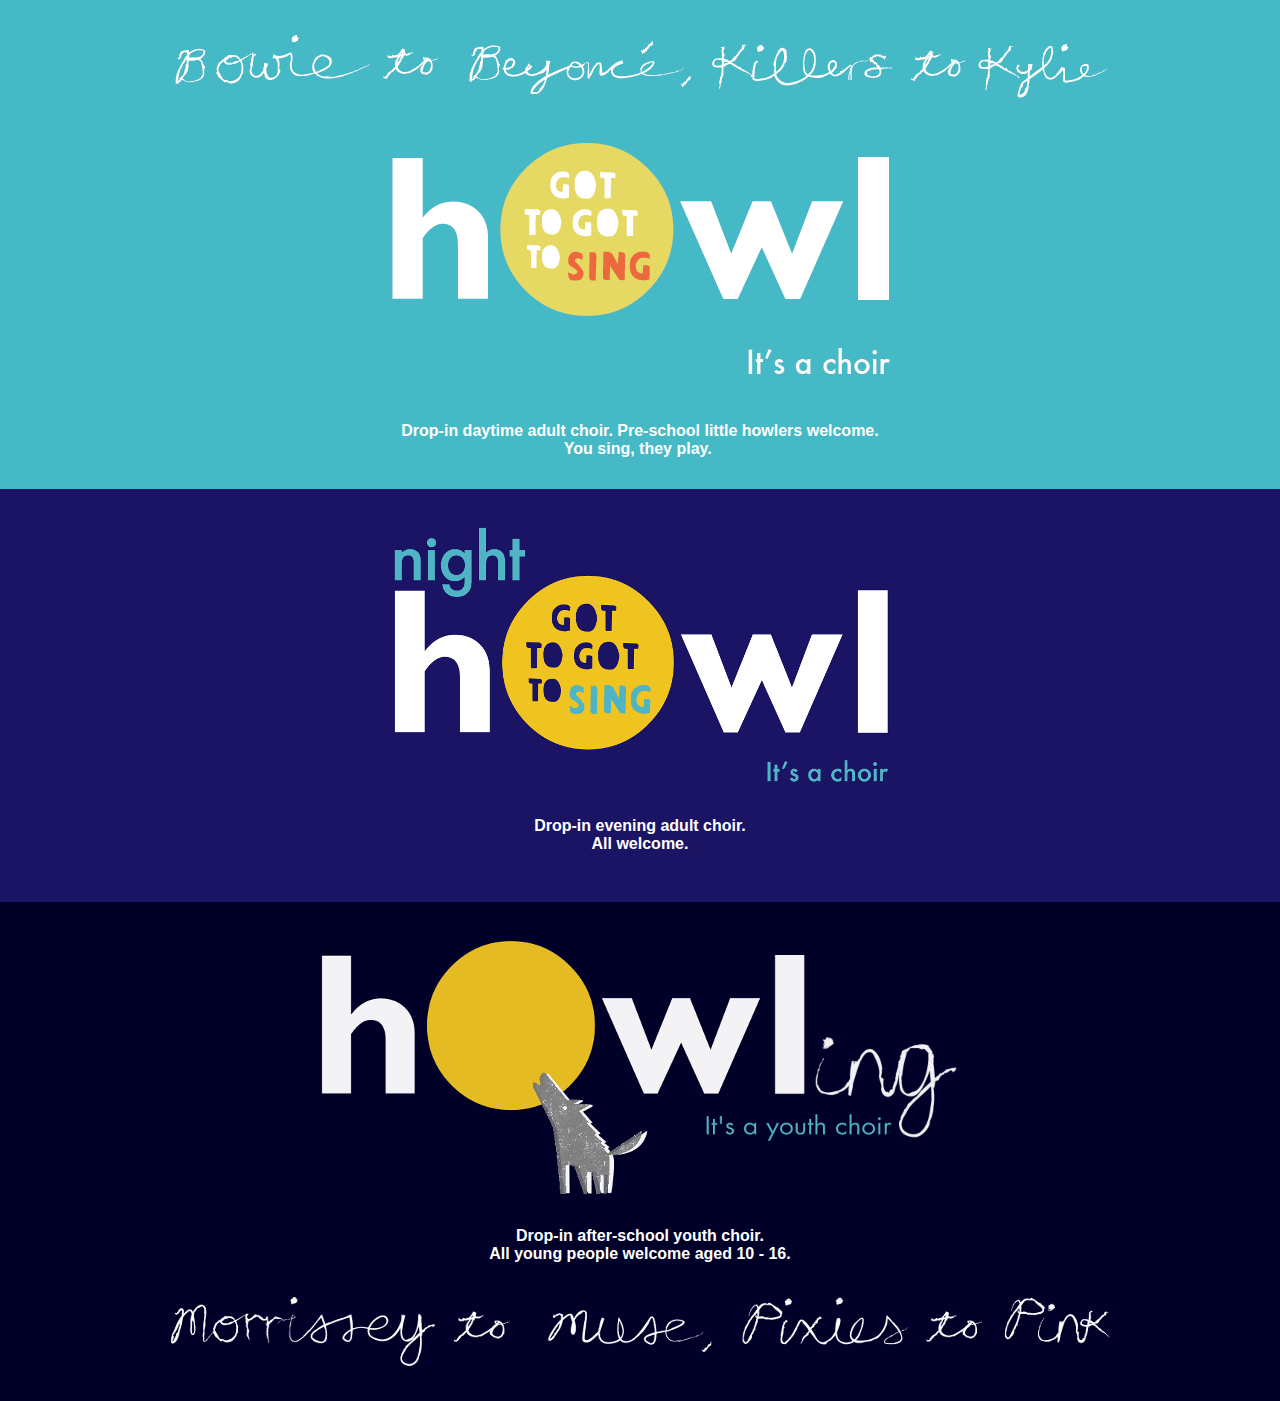
<file: index.html>
<!DOCTYPE html>
<html><head>



  
  <meta charset="utf-8">

  
  <meta name="viewport" content="width=device-width, initial-scale=1"><title>howl - it's a choir</title>
  

  
  
  <link type="text/css" rel="stylesheet" media="all" href="styles.css">

  
  <script type="text/javascript">
var _gaq = _gaq || [];
_gaq.push(['_setAccount', 'UA-27618000-1']);
_gaq.push(['_trackPageview']);
(function() {
var ga = document.createElement('script'); ga.type = 'text/javascript'; ga.async = true;
ga.src = ('https:' == document.location.protocol ? 'https://ssl' : 'http://www') + '.google-analytics.com/ga.js';
var s = document.getElementsByTagName('script')[0]; s.parentNode.insertBefore(ga, s);
})();
  </script></head><body>
<a> </a><a> </a><a> </a>
<div id="container"><a href="howl.html">
<div id="top_div">
<p><img src="images/killers.png" alt="Bowie to Beyonc&amp;ecaute;, Killers to Kylie"></p>
<h1><img src="images/howl_logo.png" alt="Howl - It's a choir."></h1>
<p>Drop-in daytime adult choir. Pre-school little&nbsp;howlers welcome. <br>
You sing, they play.&nbsp;</p>

</div>
</a>
<a href="night_howl.html">
  <div id="middle_div">
  
  <h1><img src="images/night_howl_logo.png" alt="Night Howl - It's a choir."></h1>
  <p>Drop-in evening adult choir.<br>
  All welcome.<br><br>
  </p>
  
  <p>
  </p>
  
  </div>
  </a>
<a href="howling.html">
<div id="bottom_div">

<h1><img src="images/howling_logo.png" alt="Howling - It's a youth choir."></h1>
<p>Drop-in after-school youth choir.<br>
All young people welcome aged 10 - 16.<br><br>
</p>

<p>
</p>

<p><img src="images/morrissey_howling.png" alt="Morrissey to Muse, Pixies to Pink"></p>
</div>
</a>
</div>

</body></html>
</file>
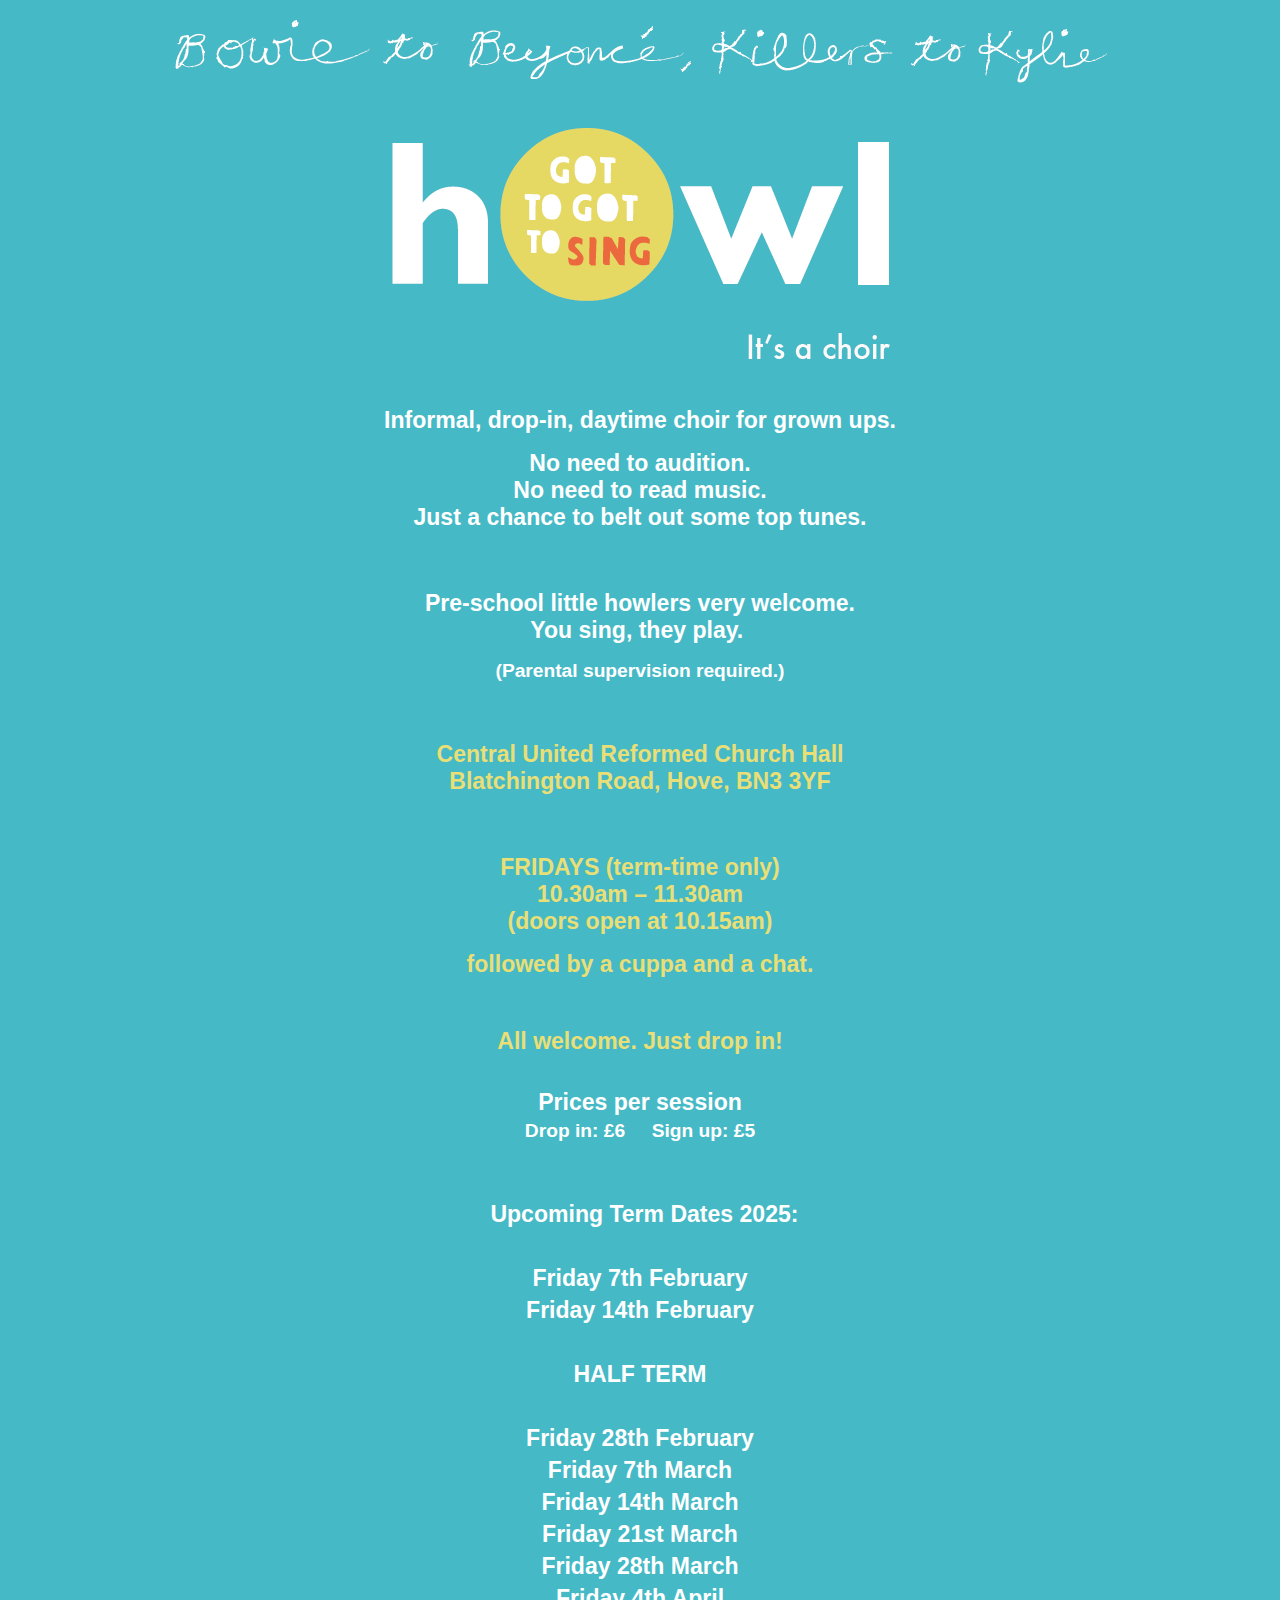
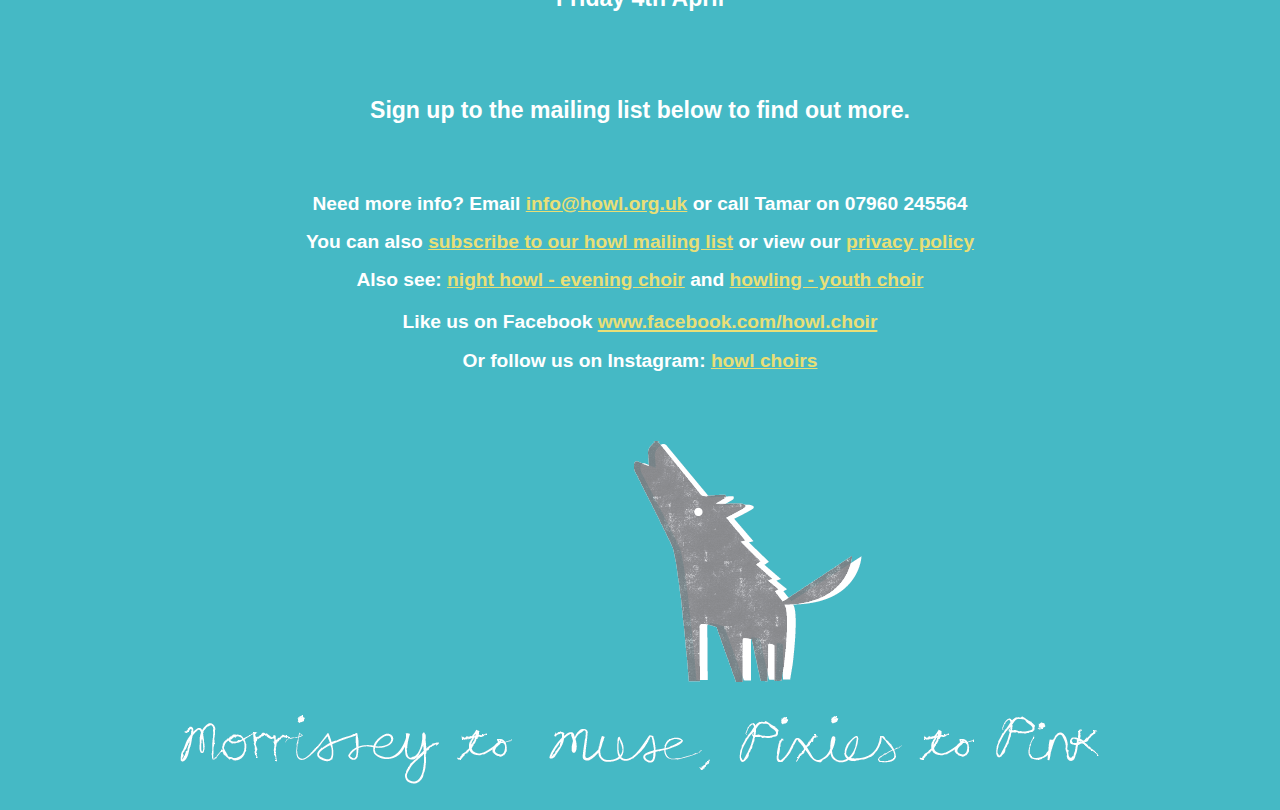
<file: howl.html>
<!DOCTYPE html>
<html><head>




















  
  <meta charset="utf-8"><title>howl - it's a choir</title>
  

  
  
  <link type="text/css" rel="stylesheet" media="all" href="styles.css">

  
  <script type="text/javascript">
var _gaq = _gaq || [];
_gaq.push(['_setAccount', 'UA-27618000-1']);
_gaq.push(['_trackPageview']);
(function() {
var ga = document.createElement('script'); ga.type = 'text/javascript'; ga.async = true;
ga.src = ('https:' == document.location.protocol ? 'https://ssl' : 'http://www') + '.google-analytics.com/ga.js';
var s = document.getElementsByTagName('script')[0]; s.parentNode.insertBefore(ga, s);
})();
  </script></head><body>
<!-- facebook nonsense -->
<script>(function(d, s, id) {
  var js, fjs = d.getElementsByTagName(s)[0];
  if (d.getElementById(id)) return;
  js = d.createElement(s); js.id = id;
  js.src = 'https://connect.facebook.net/en_GB/sdk.js#xfbml=1&version=v2.11';
  fjs.parentNode.insertBefore(js, fjs);
}(document, 'script', 'facebook-jssdk'));</script><!-- end facebook nonsense -->
<p><img src="images/killers.png" alt="Bowie to Beyonc&amp;ecaute;, Killers to Kylie"></p>

<h1><img src="images/howl_logo.png" alt="Howl - It's a choir."></h1>

<p><big><big>Informal, drop-in, daytime choir for grown ups.</big></big></p>


<p><big><big>No need to audition. <br>
No need to read music.<br>

Just a chance to belt out some top tunes.</big></big></p>
<p><big><big><br>
</big></big></p>



<p><big><big>
Pre-school little&nbsp;howlers very welcome. <br>

You sing, they play.&nbsp;</big></big></p>


<p><big>(Parental supervision required.)</big></p>


<big><big><br>
</big></big>
<p class="yellow"><big><big>Central United Reformed Church Hall<br>

Blatchington Road, Hove, BN3 3YF</big></big></p>
<p class="yellow"><big><big><br>
</big></big></p>

<p class="yellow"><big><big>FRIDAYS (term-time only) <br>
10.30am – 11.30am <br>
(doors open at 10.15am)</big></big></p>
<p class="yellow"><big><big>
followed by a cuppa and a chat.
</big></big></p>

<br>
<p><big><big><span class="yellow">All welcome. Just drop in!</span></big></big></p>
<br>
<big><big>
Prices per session<br><small>


Drop in: £6 &nbsp; &nbsp; Sign up: £5</small></big></big><small><small><small><small><small><small><br>
</small></small></small></small></small></small><big><big><br>
<br>
</big></big>&nbsp; <big><big>Upcoming Term Dates 2025:</big></big><big><big style="font-weight: bold;"><big><small><br></small></big></big></big><big><big style="font-weight: bold;"><big><small><br></small></big></big></big><big><big style="font-weight: bold;"><big><small>Friday</small></big></big></big><big><big style="font-weight: bold;"><big><small> 7th February</small></big></big></big><br>

<big><big style="font-weight: bold;"><big><small>Friday</small></big></big></big><big><big style="font-weight: bold;"><big><small> 14th </small></big></big></big><big><big style="font-weight: bold;"><big><small>February</small></big></big></big><br>

<big><big style="font-weight: bold;"><big><small><br>
HALF TERM<br>
</small></big></big></big><big><big style="font-weight: bold;"><big><small><br>
</small></big></big></big>

<big><big style="font-weight: bold;"><big><small>Friday</small></big></big></big><big><big style="font-weight: bold;"><big><small> 28th </small></big></big></big><big><big style="font-weight: bold;"><big><small>February</small></big></big></big><br>


<big><big style="font-weight: bold;"><big><small>Friday</small></big></big></big><big><big style="font-weight: bold;"><big><small> 7th March<br>
</small></big></big></big>

<big><big style="font-weight: bold;"><big><small>Friday</small></big></big></big><big><big style="font-weight: bold;"><big><small> 14th March</small></big></big></big><br>


<big><big style="font-weight: bold;"><big><small>Friday</small></big></big></big><big><big style="font-weight: bold;"><big><small> 21st March</small></big></big></big><br>


<big><big style="font-weight: bold;"><big><small>Friday</small></big></big></big><big><big style="font-weight: bold;"><big><small> 28th March</small></big></big></big><br>


<big><big style="font-weight: bold;"><big><small>Friday</small></big></big></big><big><big style="font-weight: bold;"><big><small> 4th April</small></big></big></big><big><big style="font-weight: bold;"><big><small></small></big></big></big><big><big style="font-weight: bold;"><big><small><br>
<br>
<br>
</small></big></big></big><p><big><big><span class="yellow"></span></big></big></p>


<p><big><big><big><small>Sign up to the mailing list below to find out more.</small></big></big></big></p>

<br>

<br>

<p><big>Need more info? Email <a href="mailto:info@howl.org.uk">info@howl.org.uk</a>
or call Tamar on 07960 245564</big></p>

<p><big>You can also <a href="http://eepurl.com/bBQptL">subscribe
to our
howl mailing list</a> or view our <a href="privacy.html">privacy policy</a></big></p>

<p><big>Also see: <a href="night_howl.html">night howl - evening choir</a> and <a href="howling.html">howling - youth choir</a></big></p>

<p><big><big><small>Like us on Facebook </small><a href="https://www.facebook.com/howl.choir"><small>www.facebook.com/howl.choir</small></a></big></big></p>
<p><big>Or follow us on Instagram: <a href="https://www.instagram.com/howl.choirs/">howl choirs</a></big></p>


<!-- facebook like -->
<div class="fb-like" data-href="https://www.facebook.com/howl.choir/" data-layout="standard" data-action="like" data-size="small" data-show-faces="true" data-share="true"><big><big>&nbsp;</big></big></div>

<!-- end facebook like -->
<p><big><big>&nbsp; &nbsp; &nbsp; &nbsp; &nbsp; &nbsp; &nbsp; &nbsp;
&nbsp;
&nbsp; &nbsp; &nbsp; &nbsp; &nbsp; &nbsp; &nbsp; &nbsp; <img src="images/wolf.png" alt="howling wolf"></big></big></p>

<p><big><big><img src="images/morrissey.png" alt="Morrissey to Muse, Pixies to Pink"></big></big></p>

</body></html>
</file>
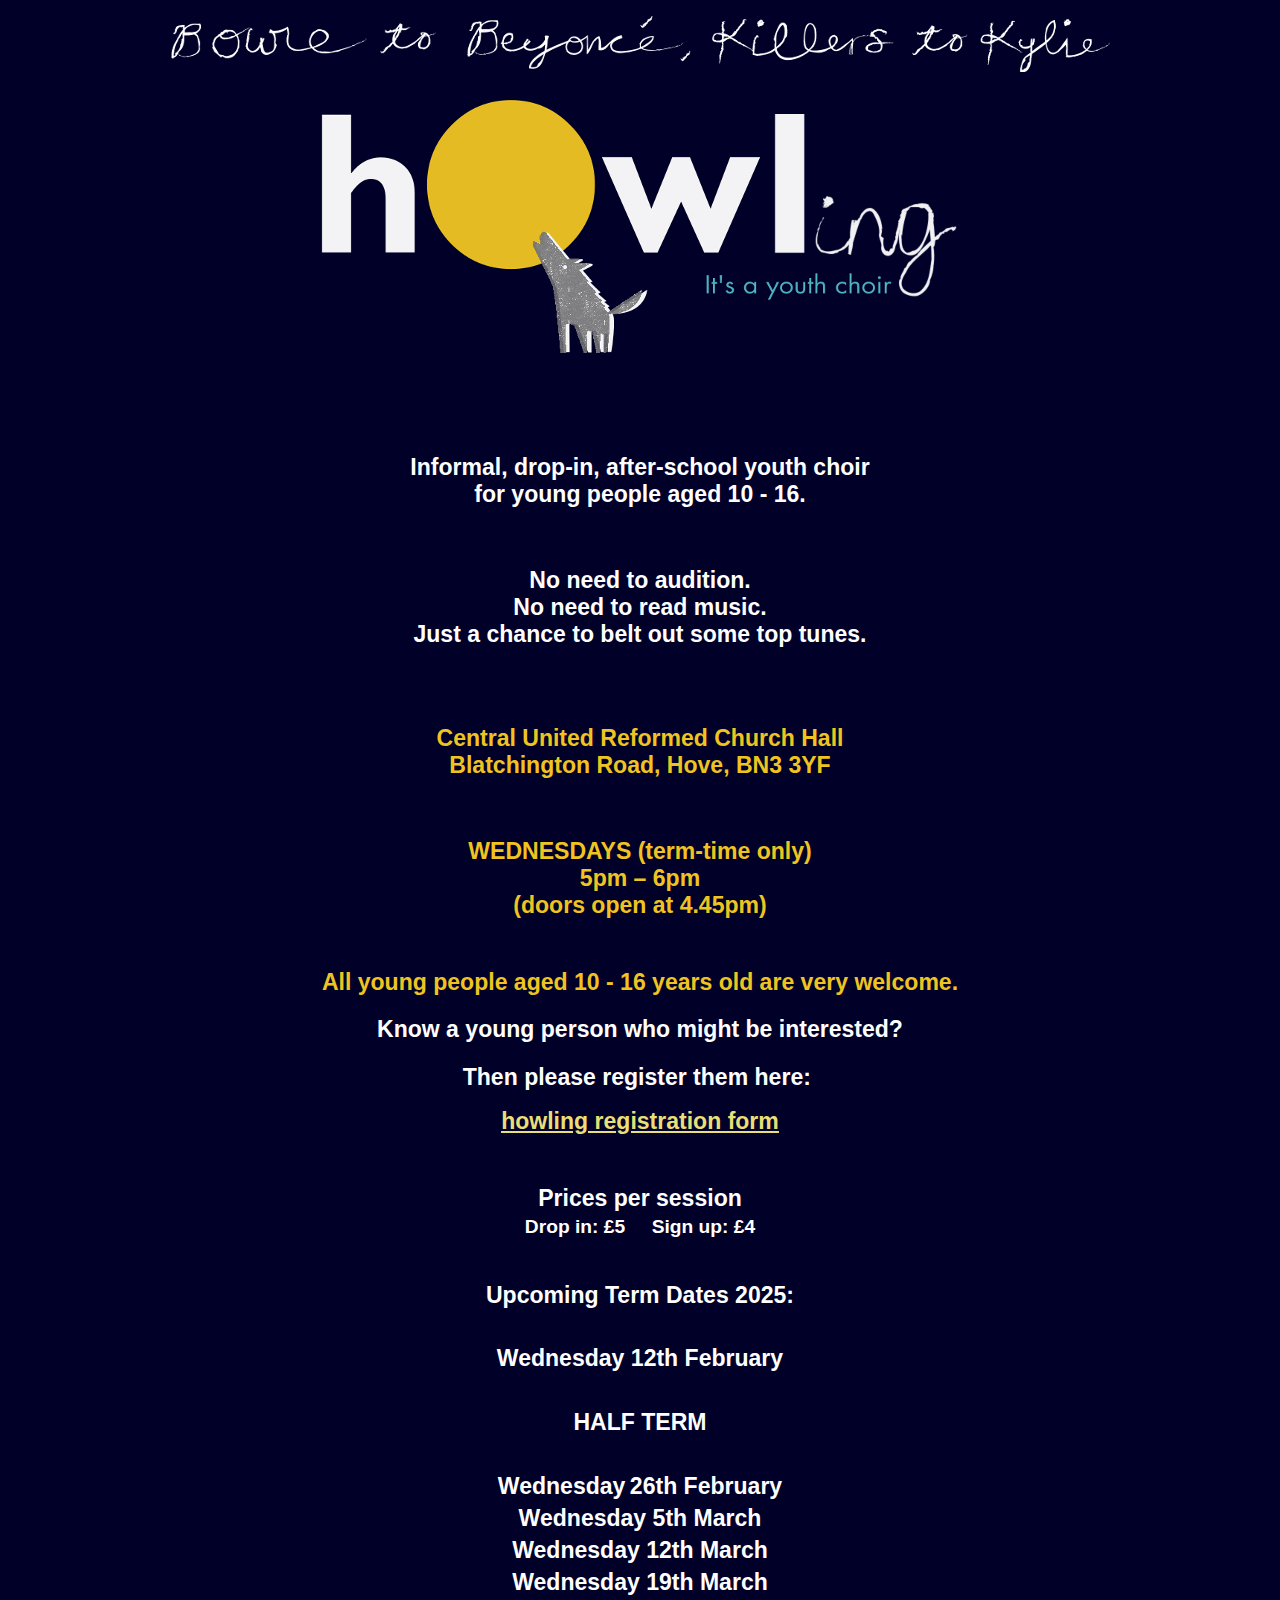
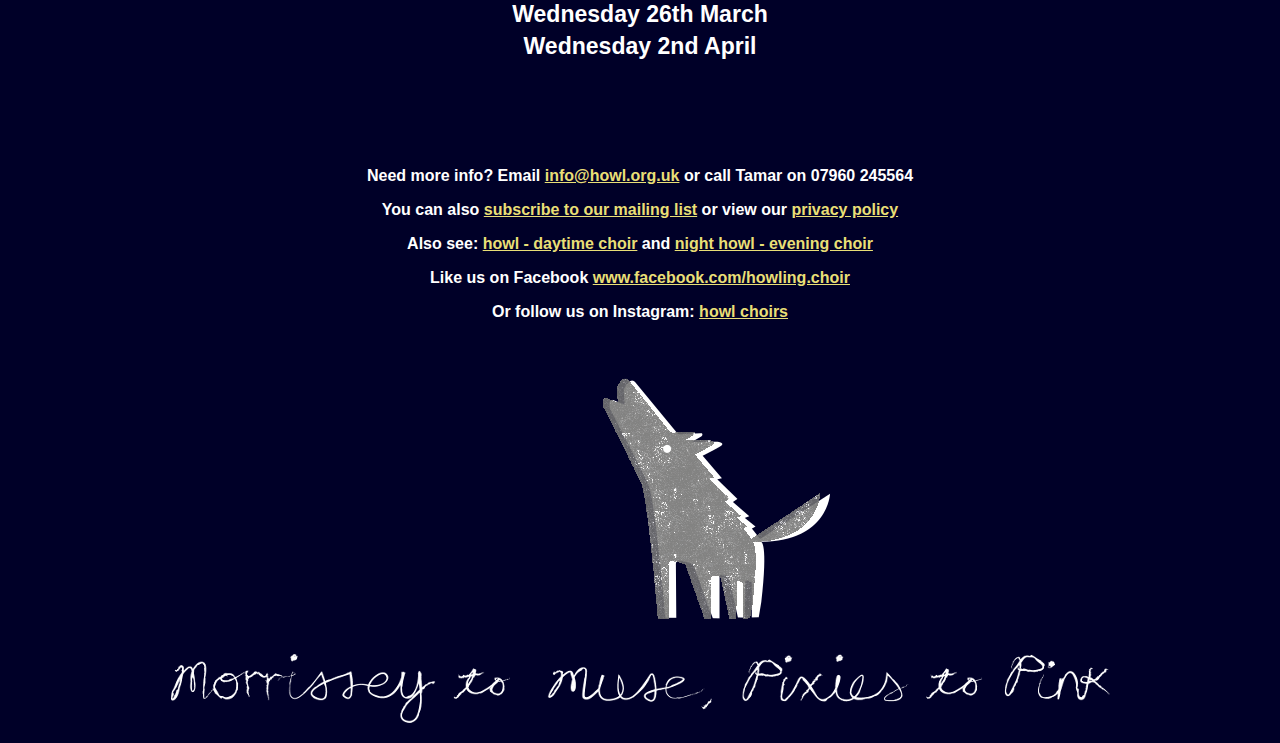
<file: howling.html>
<!DOCTYPE html>
<html><head>



















  
  <meta charset="utf-8"><title>howling - it's a youth choir</title>
  

  
  
  <link type="text/css" rel="stylesheet" media="all" href="styles.css">

  
  <script type="text/javascript">
var _gaq = _gaq || [];
_gaq.push(['_setAccount', 'UA-27618000-1']);
_gaq.push(['_trackPageview']);
(function() {
var ga = document.createElement('script'); ga.type = 'text/javascript'; ga.async = true;
ga.src = ('https:' == document.location.protocol ? 'https://ssl' : 'http://www') + '.google-analytics.com/ga.js';
var s = document.getElementsByTagName('script')[0]; s.parentNode.insertBefore(ga, s);
})();
  </script></head><body class="howling">
<!-- facebook nonsense -->
<script>(function(d, s, id) {
  var js, fjs = d.getElementsByTagName(s)[0];
  if (d.getElementById(id)) return;
  js = d.createElement(s); js.id = id;
  js.src = 'https://connect.facebook.net/en_GB/sdk.js#xfbml=1&version=v2.11';
  fjs.parentNode.insertBefore(js, fjs);
}(document, 'script', 'facebook-jssdk'));</script><!-- end facebook nonsense -->
<p><img src="images/killers_howling.png" alt="Bowie to Beyonc&amp;ecaute;, Killers to Kylie"></p>

<h1><img src="images/howling_logo.png" alt="howling - it's a youth choir."></h1>

<p><br>
</p><br>
<p><big><big>Informal, drop-in, after-school youth choir <br>
for young people aged 10 - 16. <br>
</big></big></p>
<p><big><big><br>
</big></big></p>




<p><big><big>No need to audition. <br>
No need to read music.<br>

Just a chance to belt out some top tunes.</big></big></p>





<big><big><span class="yellow"></span></big></big><br>

<br>

<p class="yellow"><big><big>Central United Reformed Church Hall<br>

Blatchington Road, Hove, BN3 3YF</big></big></p>
<p class="yellow"><big><big><br>
</big></big></p>
    
<p class="yellow"><big><big>WEDNESDAYS (term-time only) <br>
5pm – 6pm <br>
(doors open at 4.45pm)</big></big></p>

<p class="yellow"><br>
</p>
<p class="yellow"><big><big>All young people aged 10 - 16 years old are very welcome. <span class="yellow"><br>
</span></big></big></p>

<p><big><big><big><small>Know a young person who might be interested? <br>
</small></big></big></big></p>

<p><big><big><big><small>Then please register them here:&nbsp; <br>
</small></big></big></big></p>

<p><big><big><a href="https://bit.ly/howlingchoir"><span style="text-decoration: underline;">howling registration form</span></a></big></big></p>
<p><br>
</p>





<p><big><big>
Prices per session<br><small>


Drop in: £5 &nbsp; &nbsp; Sign up: £4</small></big></big><small><small><small><small><small><small><br>
</small></small></small></small></small></small><small><small><small><small><small><small>
</small></small></small></small></small></small></p>
<big><big><span class="yellow"></span></big></big><big><big><br>
Upcoming Term Dates 2025:</big></big><br>


<big><big style="font-weight: bold;"><big><small></small></big></big></big><br>

<big><big style="font-weight: bold;"><big><small>Wednesday</small></big></big></big><big><big style="font-weight: bold;"><big><small> 12th </small></big></big></big><big><big style="font-weight: bold;"><big><small>February</small></big></big></big><big><big style="font-weight: bold;"><big><small><br></small></big></big></big><big><big style="font-weight: bold;"><big><small><br>
HALF TERM<br>
</small></big></big></big><big><big style="font-weight: bold;"><big><small><br></small></big></big></big><big><big style="font-weight: bold;"><big><small>Wednesday</small></big></big></big> <big><big style="font-weight: bold;"><big><small>26th </small></big></big></big><big><big style="font-weight: bold;"><big><small>February</small></big></big></big><br>




<big><big style="font-weight: bold;"><big><small>Wednesday</small></big></big></big><big><big style="font-weight: bold;"><big><small> 5th March<br>
</small></big></big></big>

<big><big style="font-weight: bold;"><big><small>Wednesday</small></big></big></big><big><big style="font-weight: bold;"><big><small> 12th March</small></big></big></big><br>




<big><big style="font-weight: bold;"><big><small>Wednesday</small></big></big></big><big><big style="font-weight: bold;"><big><small> 19th March</small></big></big></big><br>




<big><big style="font-weight: bold;"><big><small>Wednesday</small></big></big></big><big><big style="font-weight: bold;"><big><small> 26th March</small></big></big></big><br>




<big><big style="font-weight: bold;"><big><small>Wednesday</small></big></big></big><big><big style="font-weight: bold;"><big><small> 2nd April</small></big></big></big><big><big style="font-weight: bold;"><big><small><br></small></big></big></big><br>
<br>
<big><big><span class="yellow"><br>
<br>
</span></big></big><p></p>



<p>
</p>



<p>Need more info? Email <a href="mailto:info@howl.org.uk">info@howl.org.uk</a>
or call Tamar on 07960 245564</p>

<p>You can also <a href="https://mailchi.mp/70f8d87a695a/wlxjgkzqb8">subscribe to our
mailing list</a> or view our <a href="privacy.html">privacy policy</a></p>

<p>Also see: <a href="howl.html">howl - daytime choir</a> and <a href="night_howl.html">night howl - evening choir</a></p>

<p>Like us on Facebook <a href="https://www.facebook.com/howling.choir">www.facebook.com/howling.choir</a></p>
<p>Or follow us on Instagram: <a href="https://www.instagram.com/howl.choirs/">howl choirs</a><a href="https://www.facebook.com/howling.choir">
</a></p>


<!-- facebook like -->
<div class="fb-like" data-href="https://www.facebook.com/howling.choir/" data-layout="standard" data-action="like" data-size="small" data-show-faces="true" data-share="true">&nbsp;</div>

<!-- end facebook like -->
<p>&nbsp; &nbsp; &nbsp; &nbsp; &nbsp; &nbsp; &nbsp; &nbsp; &nbsp;
&nbsp; &nbsp; &nbsp; &nbsp; &nbsp; &nbsp; &nbsp; &nbsp; <img src="images/wolf_howling.png" alt="howling wolf"></p>

<p><img src="images/morrissey_howling.png" alt="Morrissey to Muse, Pixies to Pink"></p>

</body></html>
</file>
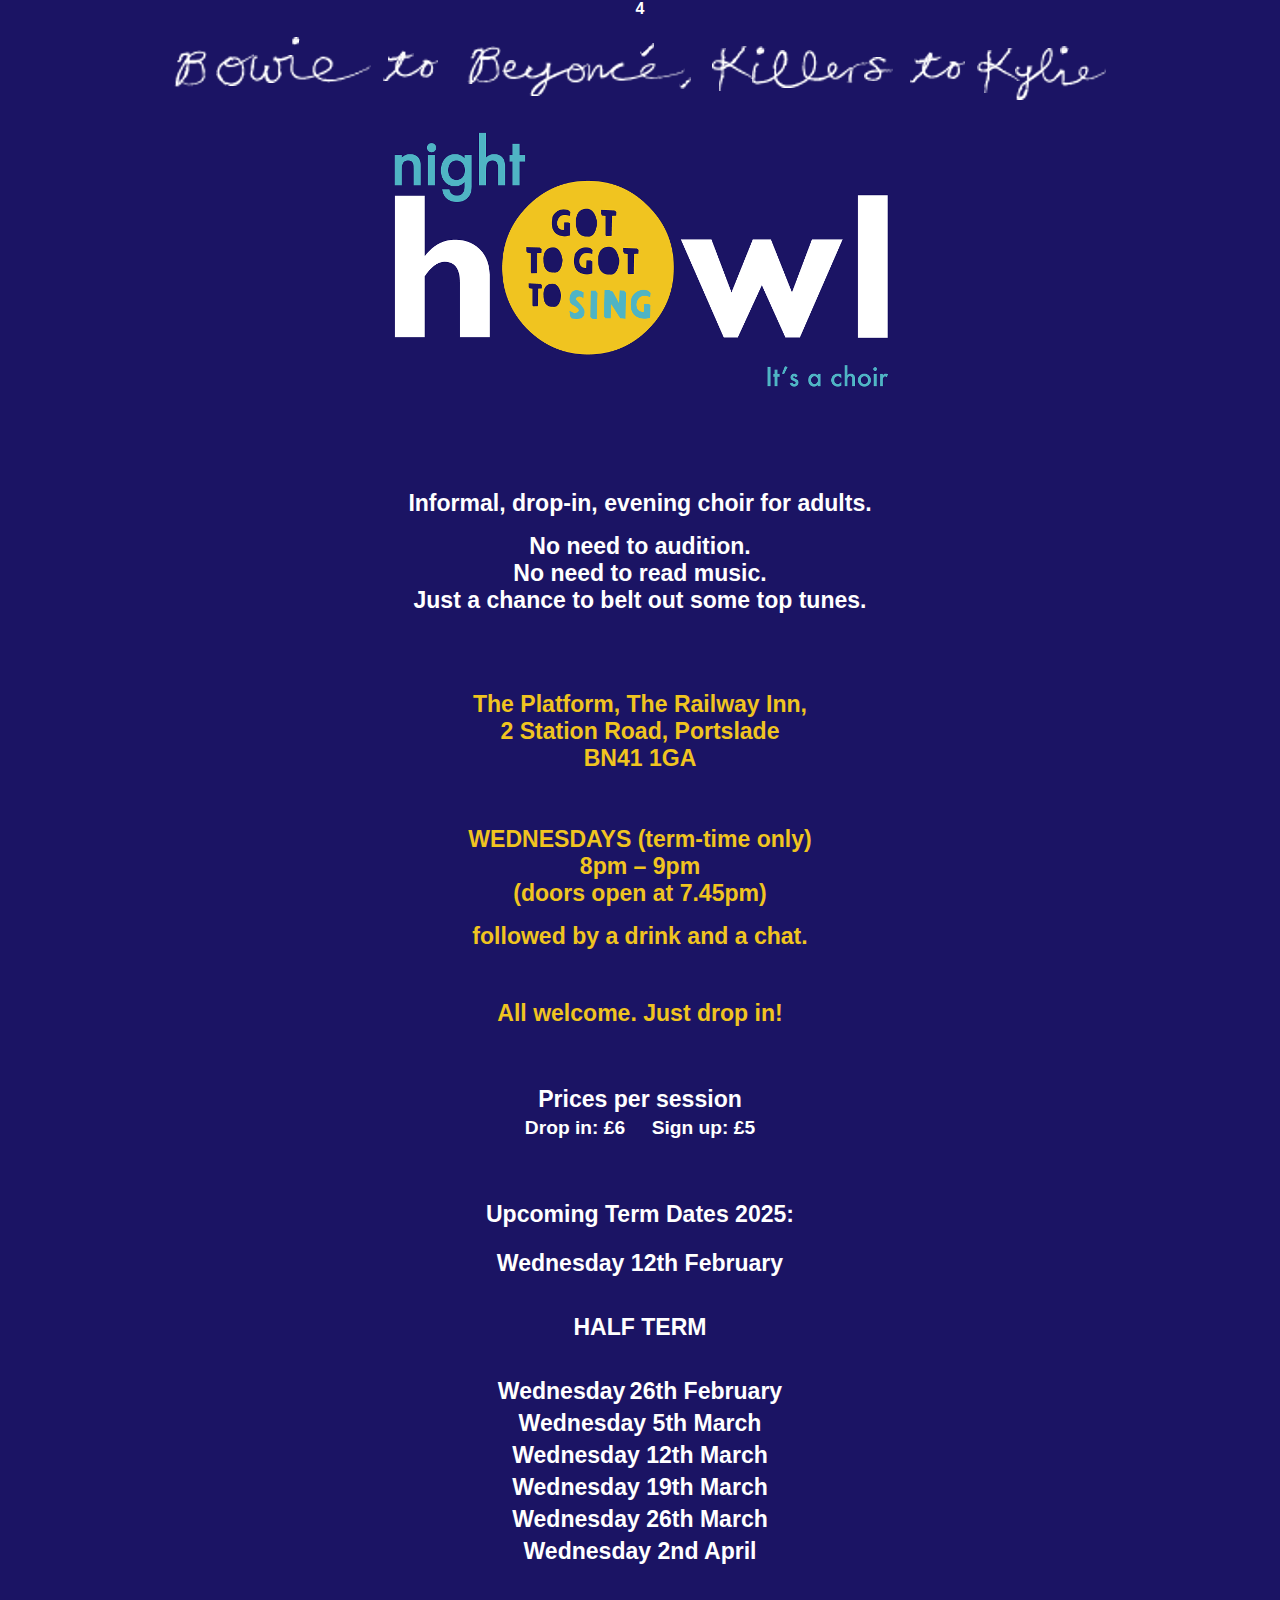
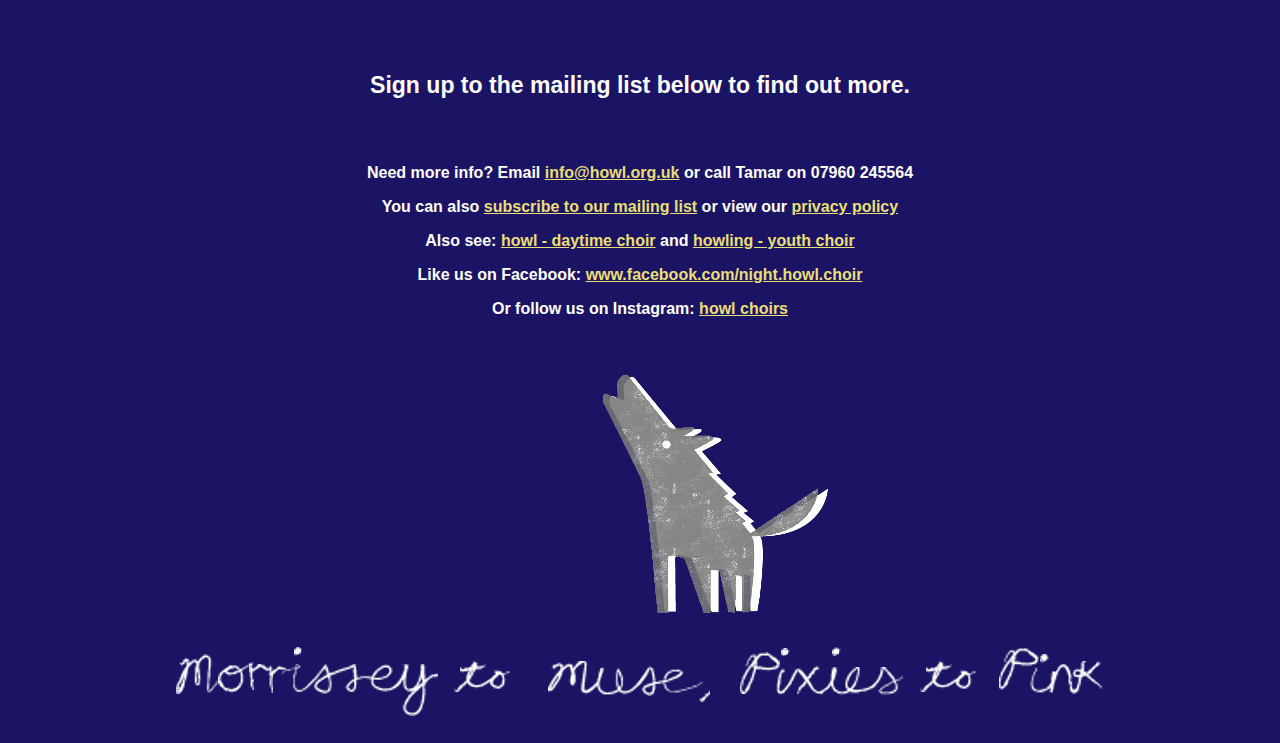
<file: night_howl.html>
<!DOCTYPE html>
<html><head>



















  
  <meta charset="utf-8"><title>night howl - it's a choir</title>
  

  
  
  <link type="text/css" rel="stylesheet" media="all" href="styles.css">

  
  <script type="text/javascript">
var _gaq = _gaq || [];
_gaq.push(['_setAccount', 'UA-27618000-1']);
_gaq.push(['_trackPageview']);
(function() {
var ga = document.createElement('script'); ga.type = 'text/javascript'; ga.async = true;
ga.src = ('https:' == document.location.protocol ? 'https://ssl' : 'http://www') + '.google-analytics.com/ga.js';
var s = document.getElementsByTagName('script')[0]; s.parentNode.insertBefore(ga, s);
})();
  </script></head><body class="night">4<!-- facebook nonsense -->
<script>(function(d, s, id) {
  var js, fjs = d.getElementsByTagName(s)[0];
  if (d.getElementById(id)) return;
  js = d.createElement(s); js.id = id;
  js.src = 'https://connect.facebook.net/en_GB/sdk.js#xfbml=1&version=v2.11';
  fjs.parentNode.insertBefore(js, fjs);
}(document, 'script', 'facebook-jssdk'));</script><!-- end facebook nonsense -->
<p><img src="images/killers_night.png" alt="Bowie to Beyonc&amp;ecaute;, Killers to Kylie"></p>

<h1><img src="images/night_howl_logo.png" alt="night howl - it's a choir."></h1>

<p><br>
</p><br>
<p><big><big>Informal, drop-in, evening choir for adults.</big></big></p>



<p><big><big>No need to audition. <br>
No need to read music.<br>

Just a chance to belt out some top tunes.</big></big></p>





<big><big><span class="yellow"></span></big></big><br>

<br>

<p class="yellow"><big><big>The Platform, The Railway Inn,<br>
2 Station Road, Portslade <br>
BN41 1GA

</big></big></p>

<p class="yellow"><big><br>
</big></p>
<p class="yellow"><big><big>WEDNESDAYS (term-time only) <br>
8pm – 9pm <br>
(doors open at 7.45pm)</big></big></p>
<p class="yellow"><big><big>followed by a
drink and a chat.</big></big></p>

<p class="yellow"><br>
</p>
<p class="yellow"><big><big><span class="yellow">All welcome. Just drop in!</span></big></big></p>
<p class="yellow"><big><big><span class="yellow"><br>
</span></big></big></p>




<p><big><big>
Prices per session<br><small>


Drop in: £6 &nbsp; &nbsp; Sign up: £5</small></big></big><small><small><small><small><small><small><br>
</small></small></small></small></small></small><small><small><small><small><small><small>
</small></small></small></small></small></small></p>
<br><big><big><br>
Upcoming Term Dates 2025:</big></big><br>

<br>
<big><big style="font-weight: bold;"><big><small>Wednesday</small></big></big></big><big><big style="font-weight: bold;"><big><small> 12th </small></big></big></big><big><big style="font-weight: bold;"><big><small>February</small></big></big></big><big><big style="font-weight: bold;"><big><small><br>
<br>
HALF TERM<br>
<br>
</small></big></big></big><big><big style="font-weight: bold;"><big><small>Wednesday</small></big></big></big> <big><big style="font-weight: bold;"><big><small>26th </small></big></big></big><big><big style="font-weight: bold;"><big><small>February</small></big></big></big><br>



<big><big style="font-weight: bold;"><big><small>Wednesday</small></big></big></big><big><big style="font-weight: bold;"><big><small> 5th March<br>
</small></big></big></big>

<big><big style="font-weight: bold;"><big><small>Wednesday</small></big></big></big><big><big style="font-weight: bold;"><big><small> 12th March</small></big></big></big><br>



<big><big style="font-weight: bold;"><big><small>Wednesday</small></big></big></big><big><big style="font-weight: bold;"><big><small> 19th March</small></big></big></big><br>



<big><big style="font-weight: bold;"><big><small>Wednesday</small></big></big></big><big><big style="font-weight: bold;"><big><small> 26th March</small></big></big></big><br>



<big><big style="font-weight: bold;"><big><small>Wednesday</small></big></big></big><big><big style="font-weight: bold;"><big><small> 2nd April</small></big></big></big><big><big style="font-weight: bold;"><big><small><br></small></big></big></big><br>
<big><big style="font-weight: bold;"><big><small>&nbsp;</small></big></big></big><br>
<br>
<br>
<p><big><big><big><small>Sign up to the mailing list below to find out more.</small></big></big></big></p>
<p><big><big><big><small><br>
</small></big></big></big></p>


<p>
</p>



<p>Need more info? Email <a href="mailto:info@howl.org.uk">info@howl.org.uk</a>
or call Tamar on 07960 245564</p>

<p>You can also <a href="http://eepurl.com/gbjSjL">subscribe to our
mailing list</a> or view our <a href="privacy.html">privacy policy</a></p>

<p>Also see: <a href="howl.html">howl - daytime choir</a> and <a href="howling.html">howling - youth choir</a></p>

<p>Like us on Facebook: <a href="https://www.facebook.com/night.howl.choir">www.facebook.com/night.howl.choir</a></p>
<p>Or follow us on Instagram: <a href="https://www.instagram.com/howl.choirs/">howl choirs</a><br>
</p>


<!-- facebook like -->
<div class="fb-like" data-href="https://www.facebook.com/night.howl.choir/" data-layout="standard" data-action="like" data-size="small" data-show-faces="true" data-share="true">&nbsp;</div>

<!-- end facebook like -->
<p>&nbsp; &nbsp; &nbsp; &nbsp; &nbsp; &nbsp; &nbsp; &nbsp; &nbsp;
&nbsp; &nbsp; &nbsp; &nbsp; &nbsp; &nbsp; &nbsp; &nbsp; <img src="images/wolf_night.png" alt="howling wolf"></p>

<p><img src="images/morrissey_night.png" alt="Morrissey to Muse, Pixies to Pink"></p>

</body></html>
</file>
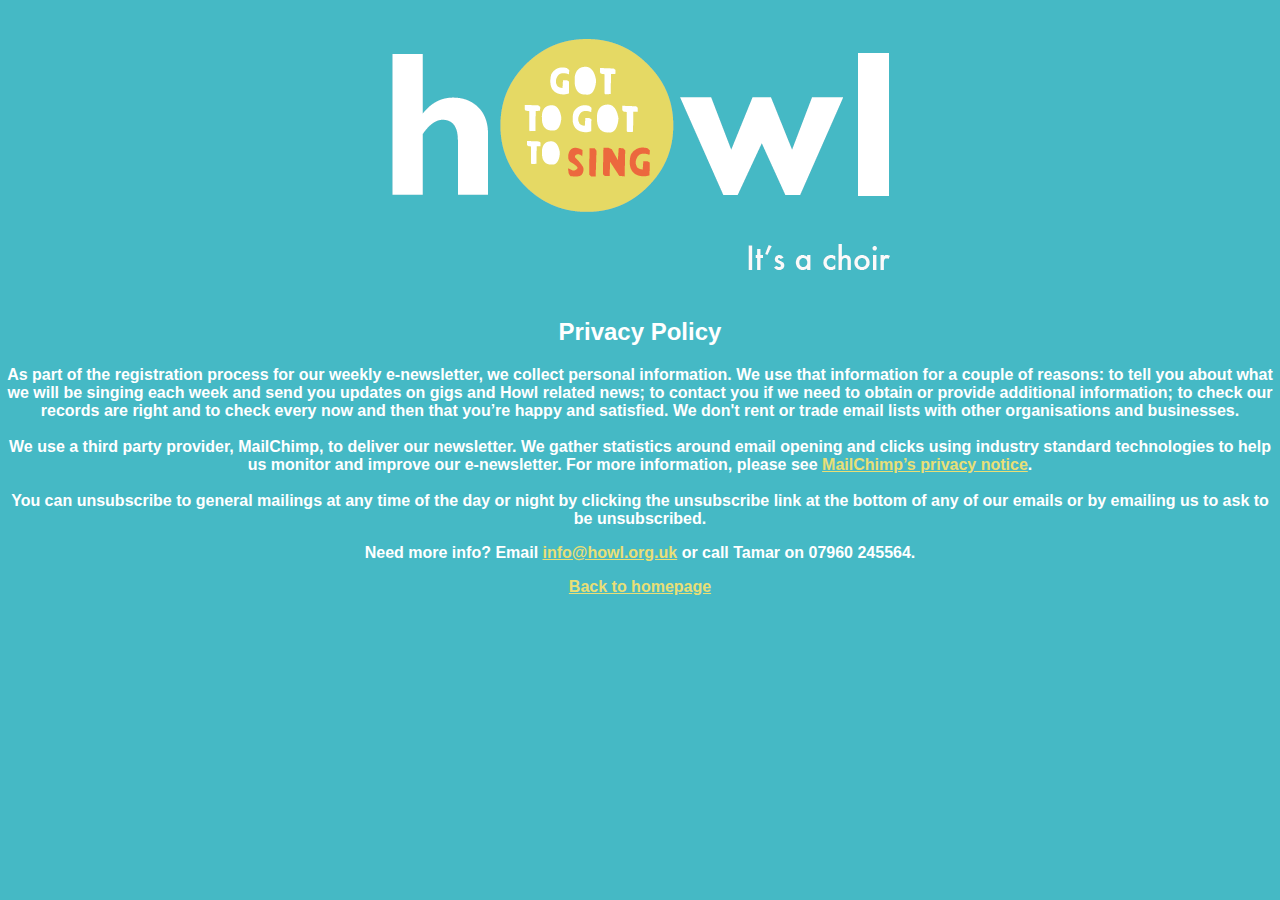
<file: privacy.html>
<!DOCTYPE html>
<html><head>

  
  <meta charset="utf-8"><title>howl - privacy policy</title>
  

  
  
  <link type="text/css" rel="stylesheet" media="all" href="styles.css">

  
  <script type="text/javascript">
var _gaq = _gaq || [];
_gaq.push(['_setAccount', 'UA-27618000-1']);
_gaq.push(['_trackPageview']);
(function() {
var ga = document.createElement('script'); ga.type = 'text/javascript'; ga.async = true;
ga.src = ('https:' == document.location.protocol ? 'https://ssl' : 'http://www') + '.google-analytics.com/ga.js';
var s = document.getElementsByTagName('script')[0]; s.parentNode.insertBefore(ga, s);
})();
  </script></head><body>
<h1><img src="images/howl_logo.png" alt="Howl - It's a choir."></h1>

<h2>Privacy Policy</h2>

<p>As part of the registration process for our weekly e-newsletter, we
collect personal information. We use that information for a couple of
reasons: to tell you about what we will be singing each week and send
you updates on gigs and Howl related news; to contact you if we need to
obtain or provide additional information; to check our records are
right and to check every now and then that you’re happy and satisfied.
We don't rent or trade email lists with other organisations and
businesses.<br>
<br>
We use a third party provider, MailChimp, to deliver our newsletter. We
gather statistics around email opening and clicks using industry
standard technologies to help us monitor and improve our e-newsletter.
For more information, please see <a href="https://mailchimp.com/legal/privacy/">MailChimp’s privacy notice</a>.<br>
<br>
You can unsubscribe to general mailings at any time of the day or night
by clicking the unsubscribe link at the bottom of any of our emails or
by emailing us to ask to be unsubscribed.
</p>

<p>Need more info? Email <a href="mailto:info@howl.org.uk">info@howl.org.uk</a>
or call Tamar on 07960 245564.</p>

<p><a href="index.html">Back to homepage</a></p>

</body></html>
</file>
<file: styles.css>
body {
	/* background-color: #2ABFCD; */
	/* background-color: #00BDC7; -- Macbook?! */
	background-color: #45B9C5;
	color: white;
	text-align: center;
	font: futura, arial;
	font-family: sans-serif;
	font-weight: bold;
	padding: 0 0;
	margin: 0 0;
}

body.night {
	background-color: #1b1464;
}

body.howling {
	background-color: #000028;
}

#container {
    min-height:100%;
}

#container a {
    color: white;
    text-decoration: none;
}
#top_div {
    height: 33%;
    padding: 15px;
    background-color:#45B9C5;
	margin: 0 0;
}

#middle_div {
    height: 33%;
    padding: 15px;
    background-color:#1b1464;
	margin: 0 0;
}

#bottom_div {
    height:33%;
    padding: 15px;
    background-color:#000028;
	margin: 0 0;
}
	
h1 {
	padding: 0 0;
	}

a {
	color: #E9DF76;
}

img {
	max-width: 100%;
	height: auto;
}
	
.reverse {
	/* color: #2ABFCD; */
	color: #45B9C5;
	background-color: white;
	font-size: 1.1em;
	padding: 5px 5px;
}

.yellow {
	color: #E9DF76;
	font-weight: bold;
}

body.night .yellow  {
	color: #f0c420;
	font-weight: bold;
}

body.howling .yellow  {
	color: #f0c420;
	font-weight: bold;
}

.fb-like {
	text-align: center;
}
</file>
